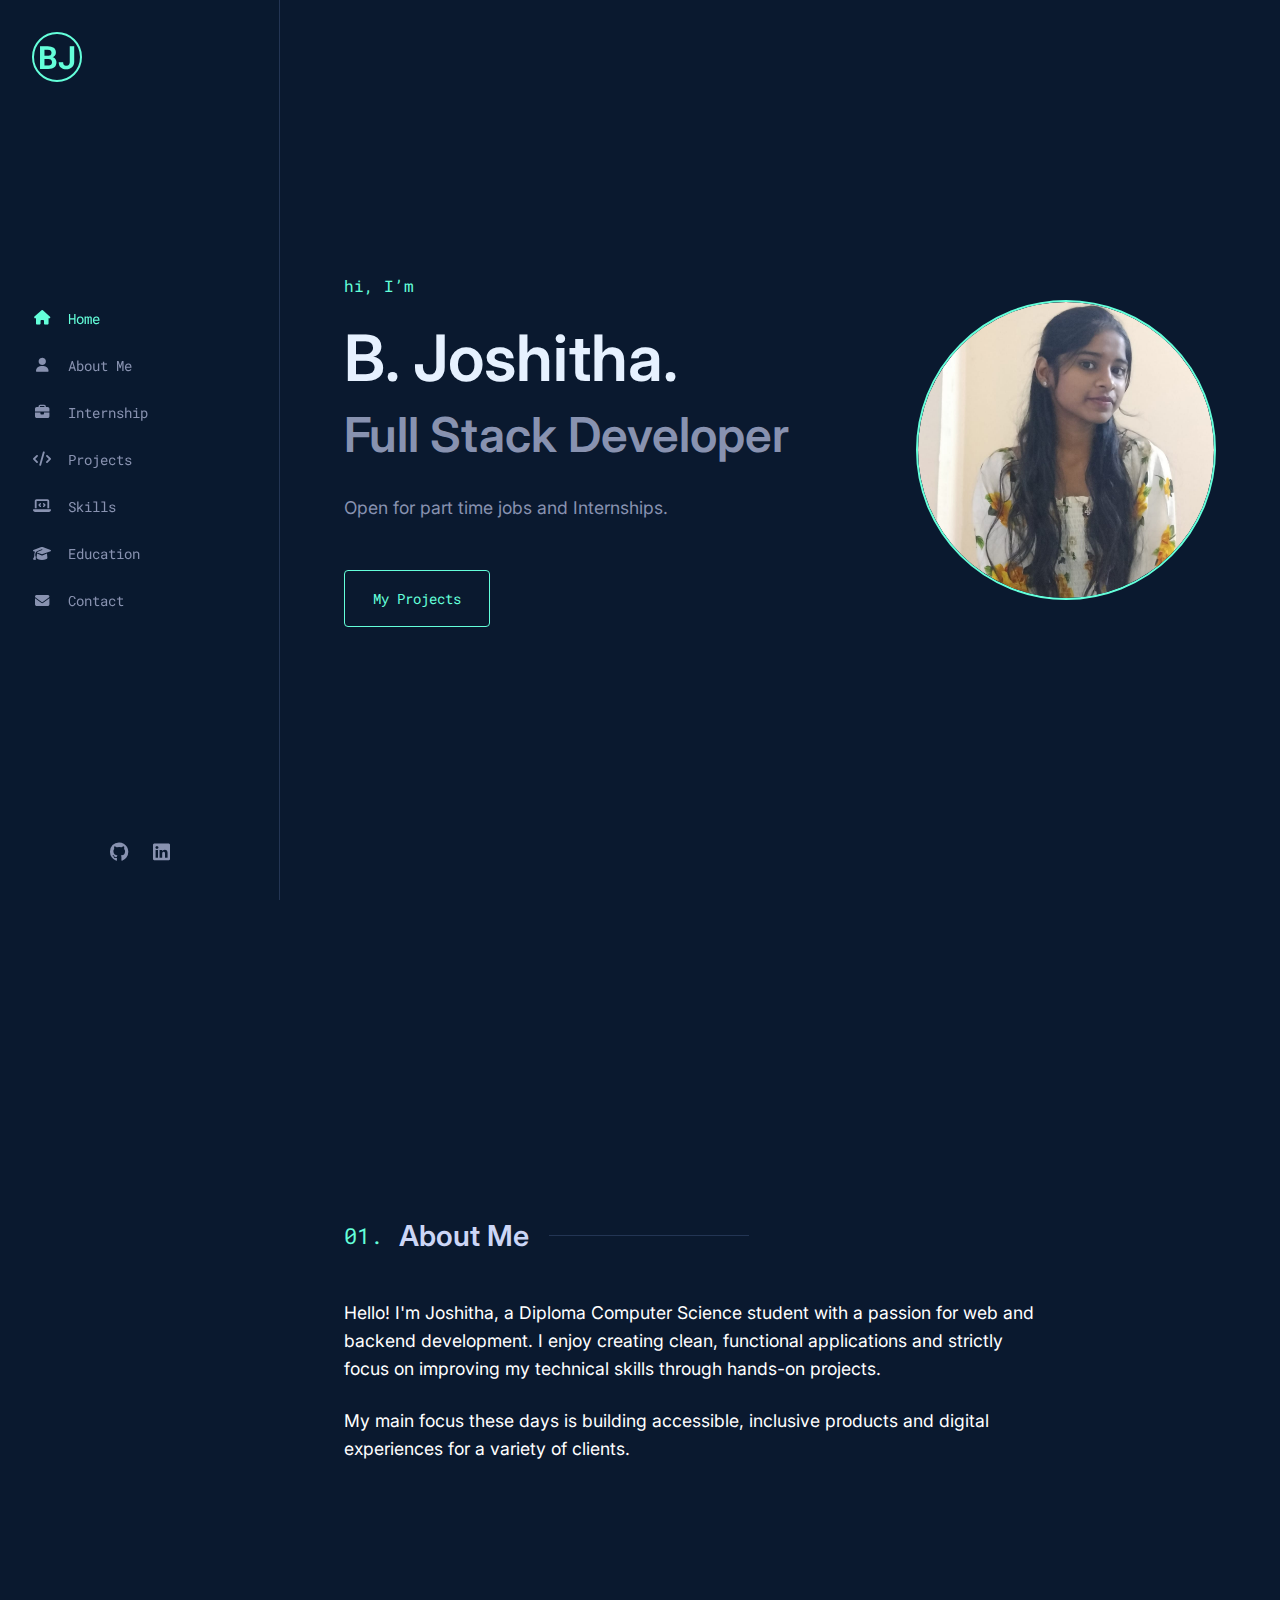
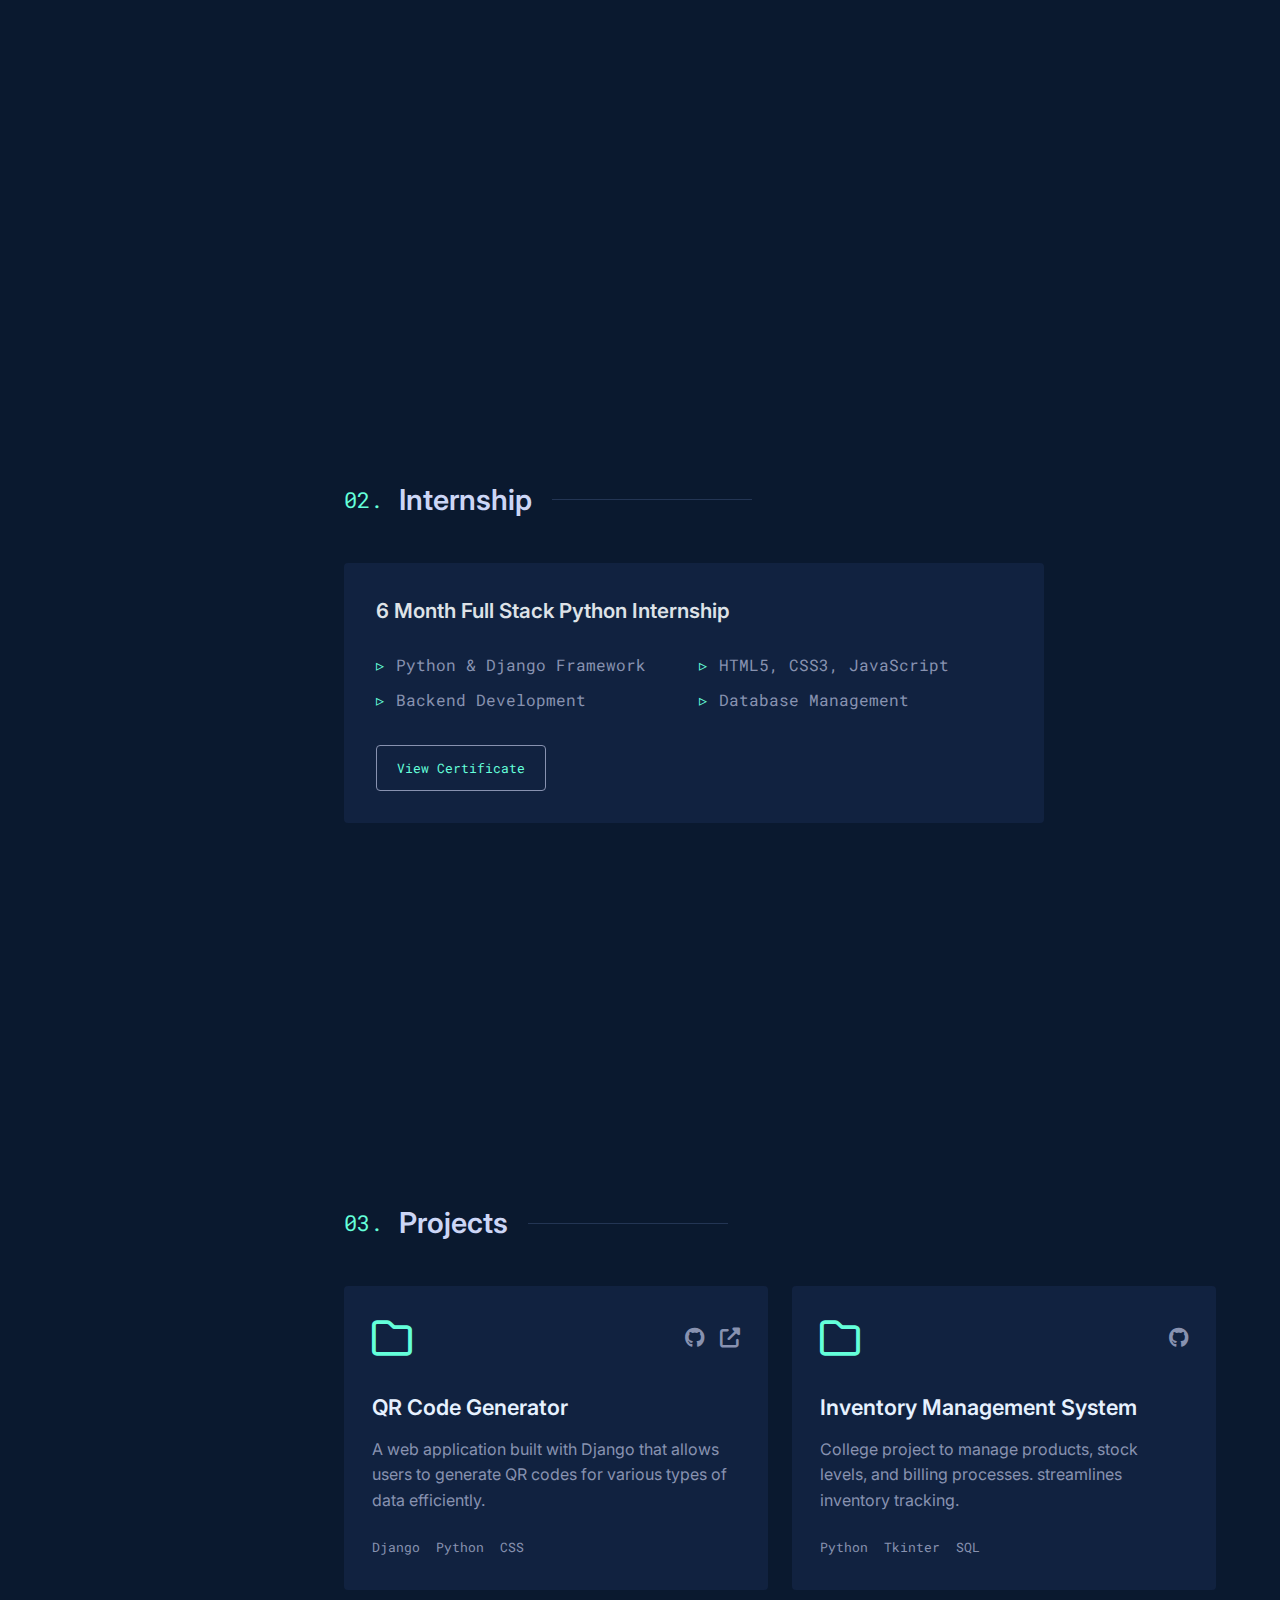
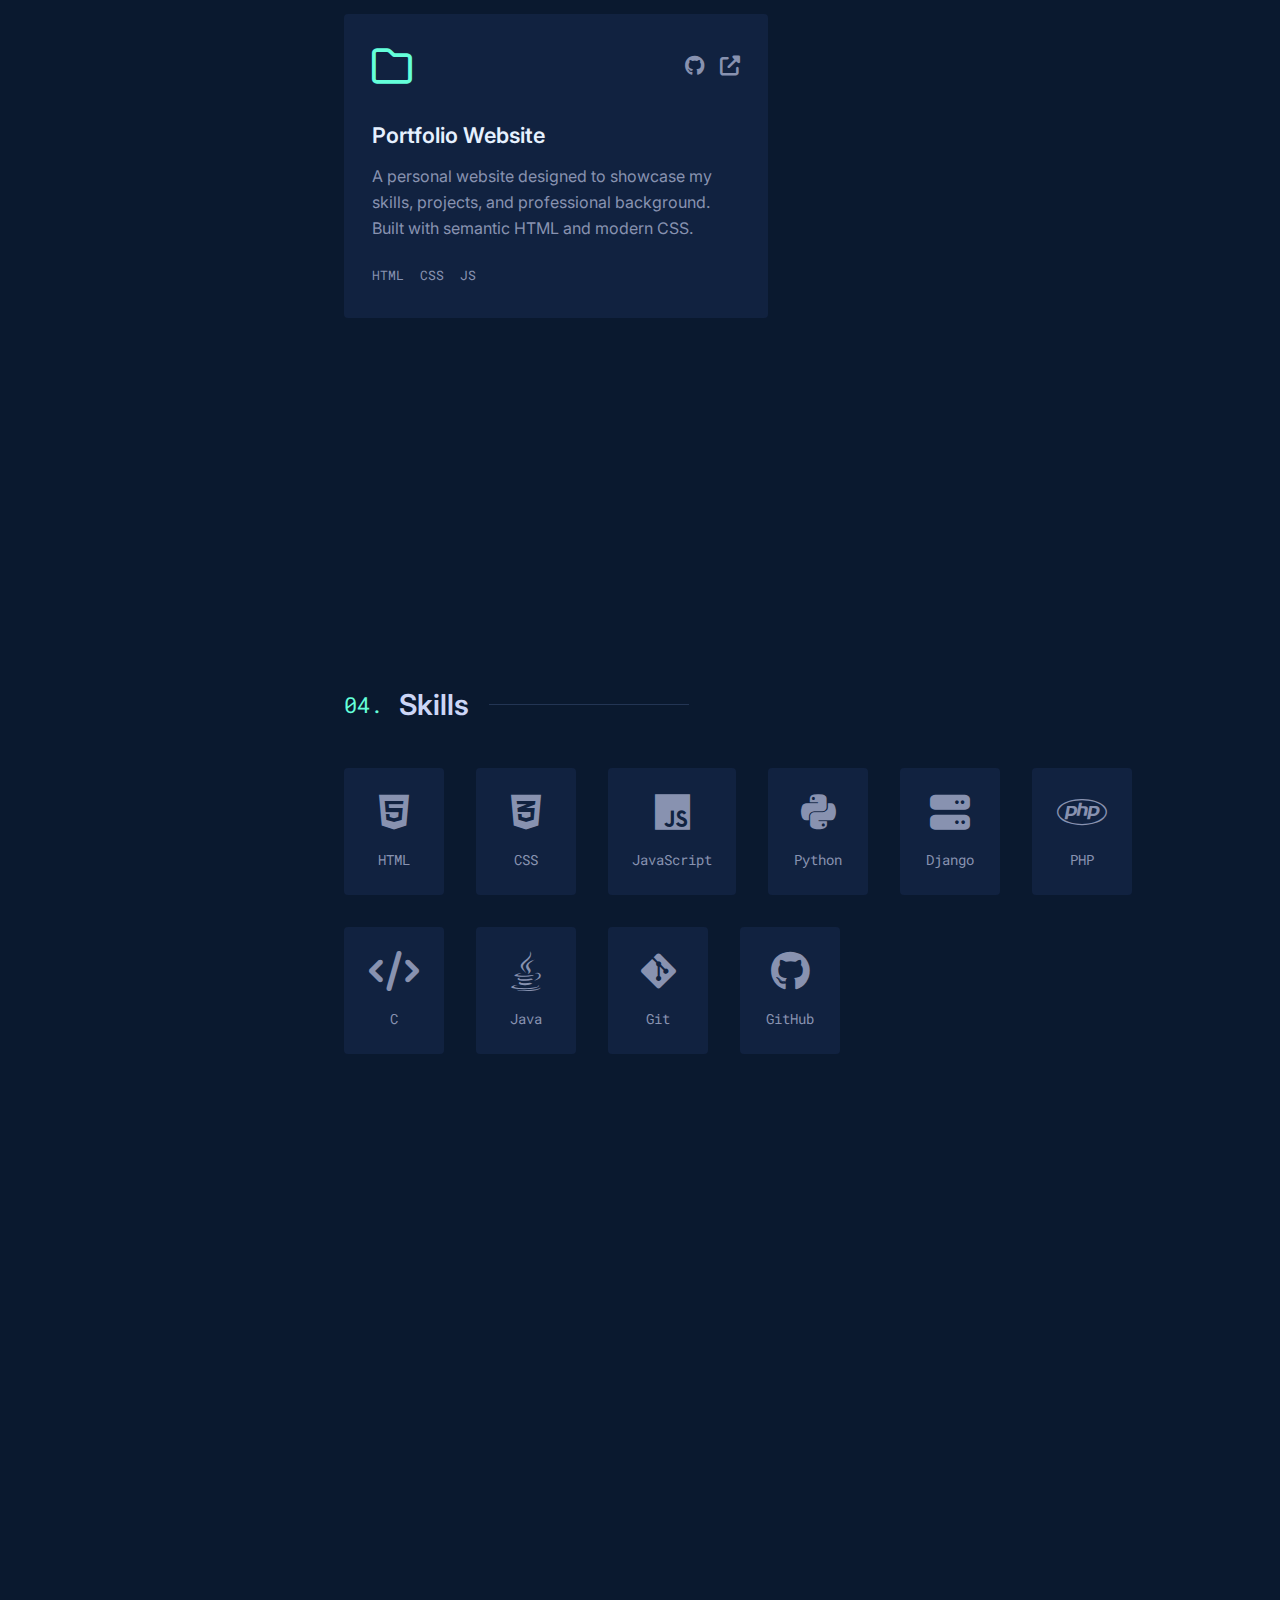
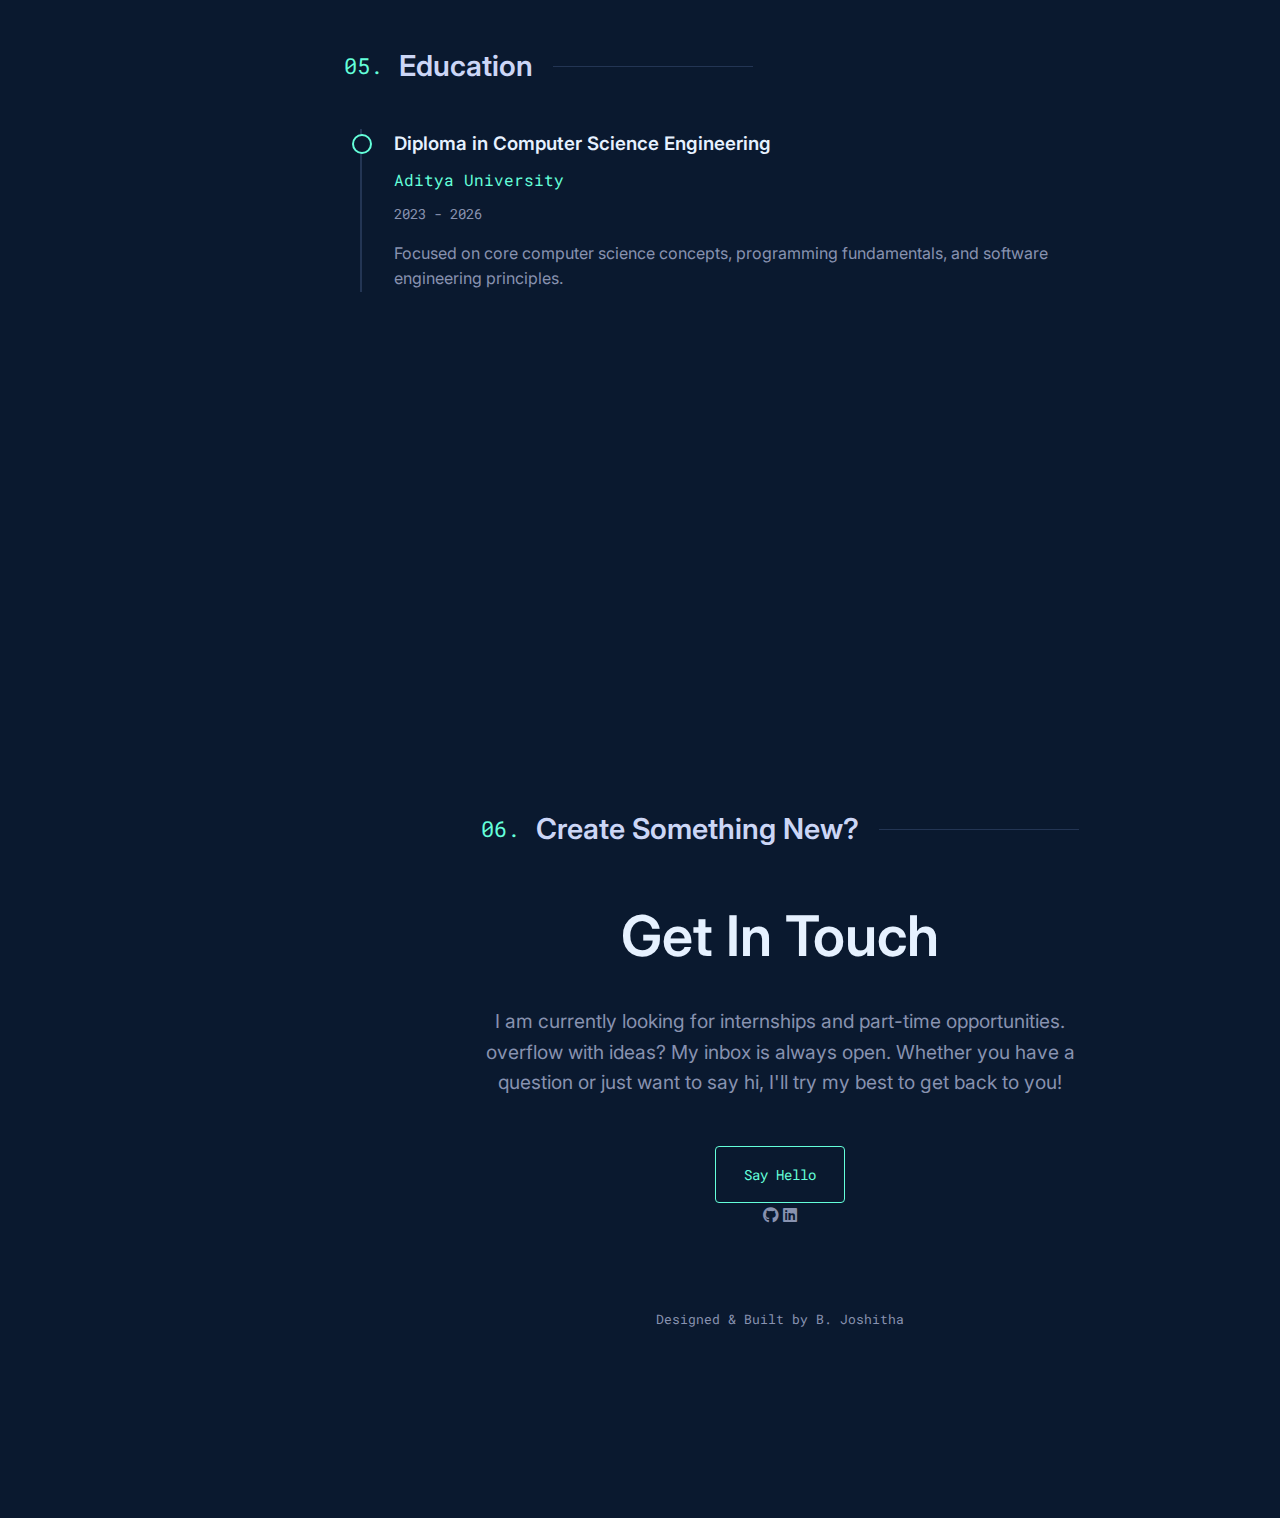
<file: index.html>
<!DOCTYPE html>
<html lang="en">

<head>
    <meta charset="UTF-8">
    <meta name="viewport" content="width=device-width, initial-scale=1.0">
    <title>B. Joshitha | Full Stack Developer</title>
    <meta name="description" content="Portfolio of B. Joshitha, a Full Stack Developer specializing in Web and Django.">

    <!-- Google Fonts -->
    <link rel="preconnect" href="https://fonts.googleapis.com">
    <link rel="preconnect" href="https://fonts.gstatic.com" crossorigin>
    <link
        href="https://fonts.googleapis.com/css2?family=Inter:wght@300;400;600;700&family=Roboto+Mono:wght@400;500&display=swap"
        rel="stylesheet">

    <!-- Font Awesome -->
    <link rel="stylesheet" href="https://cdnjs.cloudflare.com/ajax/libs/font-awesome/6.4.0/css/all.min.css">

    <!-- Custom CSS -->
    <link rel="stylesheet" href="style.css">
</head>

<body>

    <!-- Mobile Menu Toggle -->
    <button class="mobile-toggle" aria-label="Toggle Navigation">
        <i class="fas fa-bars"></i>
    </button>

    <!-- Sidebar Navigation -->
    <nav class="sidebar">
        <div class="sidebar-header">
            <div class="logo">BJ</div>
        </div>
        <ul class="nav-links">
            <li><a href="#home" class="active"><i class="fas fa-home"></i> <span>Home</span></a></li>
            <li><a href="#about"><i class="fas fa-user"></i> <span>About Me</span></a></li>
            <li><a href="#internships"><i class="fas fa-briefcase"></i> <span>Internship</span></a></li>
            <li><a href="#projects"><i class="fas fa-code"></i> <span>Projects</span></a></li>
            <li><a href="#skills"><i class="fas fa-laptop-code"></i> <span>Skills</span></a></li>
            <li><a href="#education"><i class="fas fa-graduation-cap"></i> <span>Education</span></a></li>
            <li><a href="#contact"><i class="fas fa-envelope"></i> <span>Contact</span></a></li>
        </ul>
        <div class="sidebar-footer">
            <a href="https://github.com/joshitha251" target="_blank"><i class="fab fa-github"></i></a>
            <a href="https://www.linkedin.com/in/joshitha-b-648910357/" target="_blank"><i
                    class="fab fa-linkedin"></i></a>
        </div>
    </nav>

    <!-- Main Content -->
    <main class="main-content">

        <!-- Home Section -->
        <section id="home" class="hero-section">
            <div class="hero-content">
                <span class="greeting">hi, I’m</span>
                <h1 class="name">B. Joshitha.</h1>
                <h2 class="subtitle">Full Stack Developer</h2>
                <p class="hero-text">
                    Open for part time jobs and Internships.
                </p>
                <a href="#projects" class="cta-button">My Projects</a>
            </div>
            <div class="hero-image">
                <img src="profile.jpeg" class="profile-img">
            </div>
        </section>

        <!-- About Section -->
        <section id="about" class="section">
            <h2 class="section-title"><span>01.</span> About Me</h2>
            <div class="about-content">
                <p>
                    Hello! I'm Joshitha, a Diploma Computer Science student with a passion for web and backend
                    development.
                    I enjoy creating clean, functional applications and strictly focus on improving my technical skills
                    through hands-on projects.
                </p>
                <p>
                    My main focus these days is building accessible, inclusive products and digital experiences for a
                    variety of clients.
                </p>
            </div>
        </section>

        <!-- Internship Section -->
        <section id="internships" class="section">
            <h2 class="section-title"><span>02.</span> Internship</h2>
            <div class="internship-card">
                <h3>6 Month Full Stack Python Internship</h3>
                <ul class="tech-list">
                    <li>Python & Django Framework</li>
                    <li>HTML5, CSS3, JavaScript</li>
                    <li>Backend Development</li>
                    <li>Database Management</li>
                </ul>
                <a href="certificate.jpeg" target="_blank" class="secondary-button">View Certificate</a>

            </div>
        </section>

        <!-- Projects Section -->
        <section id="projects" class="section">
            <h2 class="section-title"><span>03.</span> Projects</h2>
            <div class="projects-grid">
                <!-- Project 1 -->
                <div class="project-card">
                    <div class="project-header">
                        <i class="far fa-folder open-folder"></i>
                        <div class="project-links">
                            <a href="#" aria-label="GitHub Link"><i class="fab fa-github"></i></a>
                            <a href="#" aria-label="External Link"><i class="fas fa-external-link-alt"></i></a>
                        </div>
                    </div>
                    <h3>QR Code Generator</h3>
                    <p>A web application built with Django that allows users to generate QR codes for various types of
                        data efficiently.</p>
                    <ul class="project-tech">
                        <li>Django</li>
                        <li>Python</li>
                        <li>CSS</li>
                    </ul>
                </div>

                <!-- Project 2 -->
                <div class="project-card">
                    <div class="project-header">
                        <i class="far fa-folder open-folder"></i>
                        <div class="project-links">
                            <a href="#" aria-label="GitHub Link"><i class="fab fa-github"></i></a>
                        </div>
                    </div>
                    <h3>Inventory Management System</h3>
                    <p>College project to manage products, stock levels, and billing processes. streamlines inventory
                        tracking.</p>
                    <ul class="project-tech">
                        <li>Python</li>
                        <li>Tkinter</li>
                        <li>SQL</li>
                    </ul>
                </div>

                <!-- Project 3 -->
                <div class="project-card">
                    <div class="project-header">
                        <i class="far fa-folder open-folder"></i>
                        <div class="project-links">
                            <a href="#" aria-label="GitHub Link"><i class="fab fa-github"></i></a>
                            <a href="#" aria-label="External Link"><i class="fas fa-external-link-alt"></i></a>
                        </div>
                    </div>
                    <h3>Portfolio Website</h3>
                    <p>A personal website designed to showcase my skills, projects, and professional background. Built
                        with semantic HTML and modern CSS.</p>
                    <ul class="project-tech">
                        <li>HTML</li>
                        <li>CSS</li>
                        <li>JS</li>
                    </ul>
                </div>
            </div>
        </section>

        <!-- Skills Section -->
        <section id="skills" class="section">
            <h2 class="section-title"><span>04.</span> Skills</h2>
            <div class="skills-grid">
                <div class="skill-item"><i class="fab fa-html5"></i> <span>HTML</span></div>
                <div class="skill-item"><i class="fab fa-css3-alt"></i> <span>CSS</span></div>
                <div class="skill-item"><i class="fab fa-js"></i> <span>JavaScript</span></div>
                <div class="skill-item"><i class="fab fa-python"></i> <span>Python</span></div>
                <div class="skill-item"><i class="fas fa-server"></i> <span>Django</span></div>
                <div class="skill-item"><i class="fab fa-php"></i> <span>PHP</span></div>
                <div class="skill-item"><i class="fas fa-code"></i> <span>C</span></div>
                <div class="skill-item"><i class="fab fa-java"></i> <span>Java</span></div>
                <div class="skill-item"><i class="fab fa-git-alt"></i> <span>Git</span></div>
                <div class="skill-item"><i class="fab fa-github"></i> <span>GitHub</span></div>
            </div>
        </section>

        <!-- Education Section -->
        <section id="education" class="section">
            <h2 class="section-title"><span>05.</span> Education</h2>
            <div class="timeline">
                <div class="timeline-item">
                    <div class="timeline-content">
                        <h3>Diploma in Computer Science Engineering</h3>
                        <p class="college-name">Aditya University</p>
                        <span class="year">2023 - 2026</span>
                        <p>Focused on core computer science concepts, programming fundamentals, and software engineering
                            principles.</p>
                    </div>
                </div>
            </div>
        </section>

        <!-- Contact Section -->
        <section id="contact" class="section contact-section">
            <h2 class="section-title"><span>06.</span> Create Something New?</h2>
            <h3 class="big-heading">Get In Touch</h3>
            <p class="contact-desc">
                I am currently looking for internships and part-time opportunities. overflow with ideas? My inbox is
                always open. Whether you have a question or just want to say hi, I'll try my best to get back to you!
            </p>
            <a href="mailto:joshitha1903@gmail.com" class="cta-button">Say Hello</a>

            <div class="social-links-footer">
                <a href="https://github.com/joshitha251" target="_blank">
                    <i class="fab fa-github"></i>
                </a>
                <a href="https://www.linkedin.com/in/joshitha-b-648910357/" target="_blank">
                    <i class="fab fa-linkedin"></i>
                </a>
            </div>


            <footer class="footer">
                <p>Designed & Built by B. Joshitha</p>
            </footer>
        </section>

    </main>

    <script src="script.js"></script>
</body>

</html>
</file>
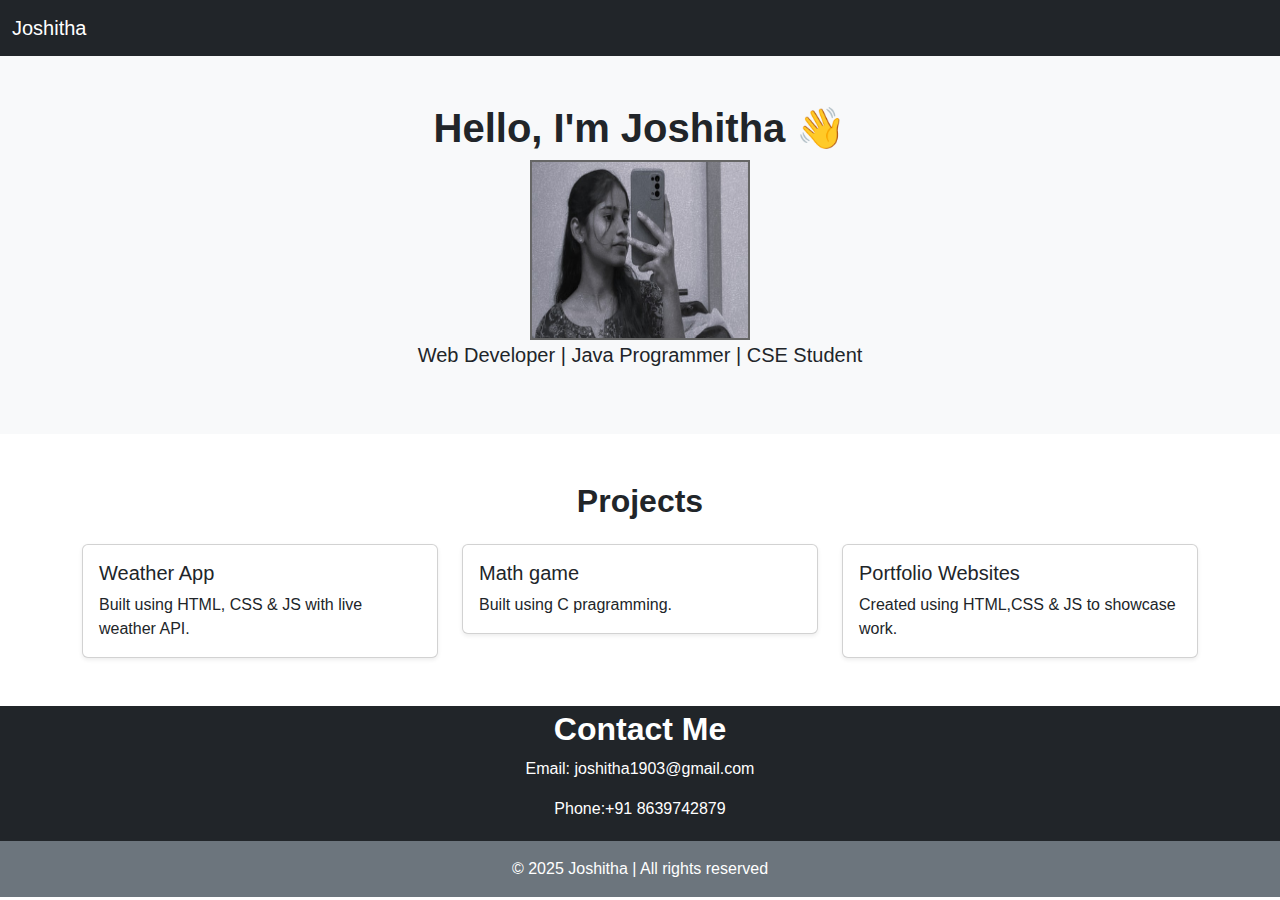
<file: port.html>
<!DOCTYPE html>
<html lang="en">
<head>
    <meta charset="UTF-8">
    <meta name="viewport" content="width=device-width, initial-scale=1.0">
    <title>Port Page</title>
    <link rel="stylesheet" href="css/bootstrap.min.css">
<style>
    body {
        font-family: Arial, sans-serif;
    }
    h1,h2{
        font-weight: bold;
    }
    .card:hover{
        transform: scale(1.05);
        transition: transform 0.3s ease-in-out;
    }
    #img{
        display:block;
        margin: 0 auto;
        border: 2px solid #666;
    }
</style>
</head>
<body>
 <nav class="navbar navbar-expand-lg navbar-dark bg-dark">
    <div class="container-fluid">
      <a class="navbar-brand" href="#">Joshitha</a>
    </div>
  </nav>

  <header class="text-center py-5 bg-light">
    <h1>Hello, I'm Joshitha 👋</h1>
    <img src="joshi.jpg" width="220" height="180" alt="Joshitha" id="img">
    <p class="lead">Web Developer | Java Programmer | CSE Student</p>
  </header>

  <section class="container my-5">
    <h2 class="text-center mb-4">Projects</h2>
    <div class="row">
      <div class="col-md-4">
        <div class="card shadow-sm">
          <div class="card-body">
            <h5 class="card-title">Weather App</h5>
            <p class="card-text">Built using HTML, CSS & JS with live weather API.</p>
          </div>
        </div>
      </div>
      
      <!-- Add more project cards here -->
        <div class="col-md-4">
         <div class="card shadow-sm">
            <div class="card-body">
                <h5 class="card-title">Math game</h5>
                <p class="card-text">Built using C pragramming.</p>
            </div>
         </div>
        </div>
    
        <div class="col-md-4">
            <div class="card shadow-sm">
            <div class="card-body">
                <h5 class="card-title">Portfolio Websites</h5>
                <p class="card-text">Created using HTML,CSS & JS to showcase work.</p>
            </div>
            </div>
        </div>
    </div>
  </section>

  <section class="bg-dark text-white py-1">
    <div class="container text-center">
      <h2>Contact Me</h2>
      <p>Email: joshitha1903@gmail.com</p>
      <p> Phone:+91 8639742879 </p>
    </div>
  </section>

  <footer class="text-center py-3 bg-secondary text-white">
    &copy; 2025 Joshitha | All rights reserved
  </footer>
    <script src="js/bootstrap.bundle.min.js"></script>
</body>
</html>
</file>
<file: style.css>
/* CSS Variables */
:root {
    --bg-color: #0a192f;
    --light-bg: #112240;
    --text-color: #8892b0;
    --heading-color: #ccd6f6;
    --accent-color: #64ffda;
    --font-primary: 'Inter', sans-serif;
    --font-mono: 'Roboto Mono', monospace;
    --transition: all 0.25s cubic-bezier(0.645, 0.045, 0.355, 1);
    --sidebar-width: 280px;
}

/* Reset & Base Styles */
* {
    margin: 0;
    padding: 0;
    box-sizing: border-box;
}

html {
    scroll-behavior: smooth;
}

body {
    background-color: var(--bg-color);
    color: var(--text-color);
    font-family: var(--font-primary);
    line-height: 1.6;
    overflow-x: hidden;
}

a {
    text-decoration: none;
    color: inherit;
    transition: var(--transition);
}

ul {
    list-style: none;
}

h1,
h2,
h3,
h4,
h5,
h6 {
    color: var(--heading-color);
    font-weight: 600;
}

/* Scrollbar */
::-webkit-scrollbar {
    width: 10px;
}

::-webkit-scrollbar-track {
    background: var(--bg-color);
}

::-webkit-scrollbar-thumb {
    background: #495670;
    border-radius: 5px;
}

/* Sidebar Navigation */
.sidebar {
    position: fixed;
    top: 0;
    left: 0;
    width: var(--sidebar-width);
    height: 100vh;
    background-color: var(--light-bg);
    /* Slightly lighter for contrast or kept same as design preference */
    background: rgba(10, 25, 47, 0.95);
    /* Trying to match bg but with slight distinction */
    display: flex;
    flex-direction: column;
    justify-content: space-between;
    padding: 2rem;
    z-index: 100;
    border-right: 1px solid #233554;
    transition: transform 0.3s ease-in-out;
}

.sidebar-header .logo {
    font-family: var(--font-mono);
    color: var(--accent-color);
    font-size: 2rem;
    font-weight: bold;
    border: 2px solid var(--accent-color);
    width: 50px;
    height: 50px;
    display: flex;
    align-items: center;
    justify-content: center;
    border-radius: 50%;
}

.nav-links {
    display: flex;
    flex-direction: column;
    gap: 1.5rem;
}

.nav-links li a {
    display: flex;
    align-items: center;
    gap: 1rem;
    font-family: var(--font-mono);
    font-size: 0.9rem;
    color: var(--text-color);
}

.nav-links li a:hover,
.nav-links li a.active {
    color: var(--accent-color);
}

.nav-links li a i {
    width: 20px;
    text-align: center;
}

.sidebar-footer {
    display: flex;
    gap: 1.5rem;
    justify-content: center;
}

.sidebar-footer a {
    font-size: 1.2rem;
}

.sidebar-footer a:hover {
    color: var(--accent-color);
    transform: translateY(-3px);
}

/* Mobile Toggle */
.mobile-toggle {
    display: none;
    position: fixed;
    top: 20px;
    right: 20px;
    z-index: 200;
    background: transparent;
    border: none;
    color: var(--accent-color);
    font-size: 2rem;
    cursor: pointer;
}

/* Main Content */
.main-content {
    margin-left: var(--sidebar-width);
    padding: 0 5%;
    max-width: 1200px;
}

section {
    min-height: 100vh;
    padding: 100px 0;
    display: flex;
    flex-direction: column;
    justify-content: center;
}

.section-title {
    display: flex;
    align-items: center;
    font-size: 1.8rem;
    margin-bottom: 2.5rem;
    white-space: nowrap;
}

.section-title span {
    font-family: var(--font-mono);
    color: var(--accent-color);
    margin-right: 1rem;
    font-size: 1.4rem;
    font-weight: 400;
}

.section-title::after {
    content: "";
    display: block;
    width: 200px;
    height: 1px;
    background-color: #233554;
    margin-left: 20px;
}

/* Hero Section */
.hero-section {
    flex-direction: row;
    align-items: center;
    justify-content: space-between;
}

.hero-content {
    max-width: 600px;
}

.greeting {
    color: var(--accent-color);
    font-family: var(--font-mono);
    font-size: 1rem;
    margin-bottom: 1.5rem;
    display: block;
}

.name {
    font-size: 4rem;
    line-height: 1.1;
    margin-bottom: 1rem;
    color: #e6f1ff;
}

.subtitle {
    font-size: 3rem;
    line-height: 1.1;
    color: var(--text-color);
    margin-bottom: 2rem;
}

.hero-text {
    max-width: 500px;
    margin-bottom: 3rem;
    font-size: 1.1rem;
}

.cta-button {
    display: inline-block;
    padding: 1rem 1.75rem;
    border: 1px solid var(--accent-color);
    border-radius: 4px;
    color: var(--accent-color);
    font-family: var(--font-mono);
    font-size: 0.9rem;
    transition: var(--transition);
}

.cta-button:hover {
    background-color: rgba(100, 255, 218, 0.1);
}

.hero-image {
    width: 300px;
    height: 300px;
    border-radius: 50%;
    border: 2px solid var(--accent-color);
    display: flex;
    align-items: center;
    justify-content: center;
    overflow: hidden;
}

.profile-img {
    width: 100%;
    height: 100%;
    object-fit: cover;
    border-radius: 50%;
}


/* About Section */
.about-content {
    max-width: 700px;
    font-size: 1.1rem;
    color: white;
}

.about-content p {
    margin-bottom: 1.5rem;
}

/* Internship Section */
.internship-card {
    background-color: var(--light-bg);
    padding: 2rem;
    border-radius: 4px;
    max-width: 700px;
    font-size: 1.1rem;
}

.internship-card h3 {
    margin-bottom: 1.5rem;
    color: #dee2e7;
}

.tech-list {
    display: grid;
    grid-template-columns: repeat(2, minmax(170px, 1fr));
    gap: 10px;
    margin-bottom: 2rem;
}

.tech-list li {
    font-family: var(--font-mono);
    font-size: 1rem;
    position: relative;
    padding-left: 20px;
}

.tech-list li::before {
    content: "▹";
    position: absolute;
    left: 0;
    color: var(--accent-color);
}

.secondary-button {
    display: inline-block;
    padding: 0.75rem 1.25rem;
    border: 1px solid var(--text-color);
    border-radius: 4px;
    color: var(--accent-color);
    font-family: var(--font-mono);
    font-size: 0.8rem;
    transition: var(--transition);
}

.secondary-button:hover {
    border-color: var(--accent-color);
    color: var(--accent-color);
}

/* Projects Section */
.projects-grid {
    display: grid;
    grid-template-columns: repeat(auto-fill, minmax(300px, 1fr));
    gap: 1.5rem;
}

.project-card {
    background-color: var(--light-bg);
    padding: 2rem 1.75rem;
    border-radius: 4px;
    transition: var(--transition);
    display: flex;
    flex-direction: column;
    height: 100%;
}

.project-card:hover {
    transform: translateY(-7px);
}

.project-header {
    display: flex;
    justify-content: space-between;
    align-items: center;
    margin-bottom: 2rem;
}

.open-folder {
    color: var(--accent-color);
    font-size: 40px;
}

.project-links {
    display: flex;
    gap: 1rem;
}

.project-links a {
    color: var(--text-color);
    font-size: 1.25rem;
}

.project-links a:hover {
    color: var(--accent-color);
}

.project-card h3 {
    margin-bottom: 0.75rem;
    color: #e6f1ff;
    font-size: 1.35rem;
}

.project-card p {
    font-size: 1rem;
    margin-bottom: 1.5rem;
    flex-grow: 1;
}

.project-tech {
    display: flex;
    flex-wrap: wrap;
    gap: 1rem;
    font-family: var(--font-mono);
    font-size: 0.8rem;
    color: var(--text-color);
}

/* Skills Section */
.skills-grid {
    display: flex;
    flex-wrap: wrap;
    gap: 2rem;
}

.skill-item {
    display: flex;
    flex-direction: column;
    align-items: center;
    gap: 0.5rem;
    padding: 1.5rem;
    background-color: var(--light-bg);
    min-width: 100px;
    border-radius: 4px;
    transition: var(--transition);
}

.skill-item:hover {
    transform: translateY(-5px);
    color: var(--accent-color);
}

.skill-item i {
    font-size: 2.5rem;
    margin-bottom: 0.5rem;
}

.skill-item span {
    font-family: var(--font-mono);
    font-size: 0.9rem;
}

/* Education Section */
.timeline {
    max-width: 700px;
    position: relative;
    border-left: 2px solid #233554;
    padding-left: 2rem;
    margin-left: 1rem;
}

.timeline-item {
    position: relative;
}

.timeline-item::before {
    content: "";
    position: absolute;
    left: -2.6rem;
    top: 5px;
    width: 1rem;
    height: 1rem;
    border-radius: 50%;
    background-color: var(--bg-color);
    border: 2px solid var(--accent-color);
}

.timeline-content h3 {
    color: #e6f1ff;
    margin-bottom: 0.5rem;
}

.college-name {
    font-family: var(--font-mono);
    color: var(--accent-color);
    margin-bottom: 0.5rem;
}

.year {
    display: inline-block;
    font-family: var(--font-mono);
    font-size: 0.9rem;
    margin-bottom: 1rem;
    color: var(--text-color);
}

/* Contact Section */
.contact-section {
    text-align: center;
    align-items: center;
    max-width: 600px;
    margin: 0 auto;
}

.big-heading {
    font-size: 3.5rem;
    color: #e6f1ff;
    margin-bottom: 1.5rem;
}

.contact-desc {
    font-size: 1.2rem;
    margin-bottom: 3rem;
}

.social-links-footer {
    pointer-events: auto;
    position: relative;
    z-index: 9999;
}

.footer {
    margin-top: 5rem;
    font-family: var(--font-mono);
    font-size: 0.8rem;
    color: var(--text-color);
}

/* Media Queries */
@media (max-width: 1080px) {
    .main-content {
        padding: 0 4rem;
    }

    .hero-section {
        flex-direction: column-reverse;
        align-items: flex-start;
        justify-content: center;
        gap: 3rem;
    }

    .hero-image {
        align-self: flex-start;
    }
}

@media (max-width: 768px) {
    .sidebar {
        position: fixed;
        left: 0;
        top: 0;
        height: 100vh;
        width: 80px;
        background: var(--bg-color);
        z-index: 9999;
        pointer-events: auto;
        transform: translateX(0);
    }

    .sidebar.active {
        transform: translateX(0);
        height: 100vh;
        pointer-events: auto;
        z-index: 10000;
    }

    .mobile-toggle {
        display: block;
    }

    .main-content {
        margin-left: 0;
        padding: 0 25px;
        width: 100%;
    }

    .name {
        font-size: 3rem;
    }

    .subtitle {
        font-size: 2rem;
    }

    .social-links-footer {
        display: flex;
        justify-content: center;
        gap: 2rem;
        margin: 2rem;
    }

    .social-links-footer a {
        font-size: 1.5rem;
        color: var(--text-color);
    }

    .social-links-footer a:hover {
        color: var(--accent-color);
    }
}
</file>
